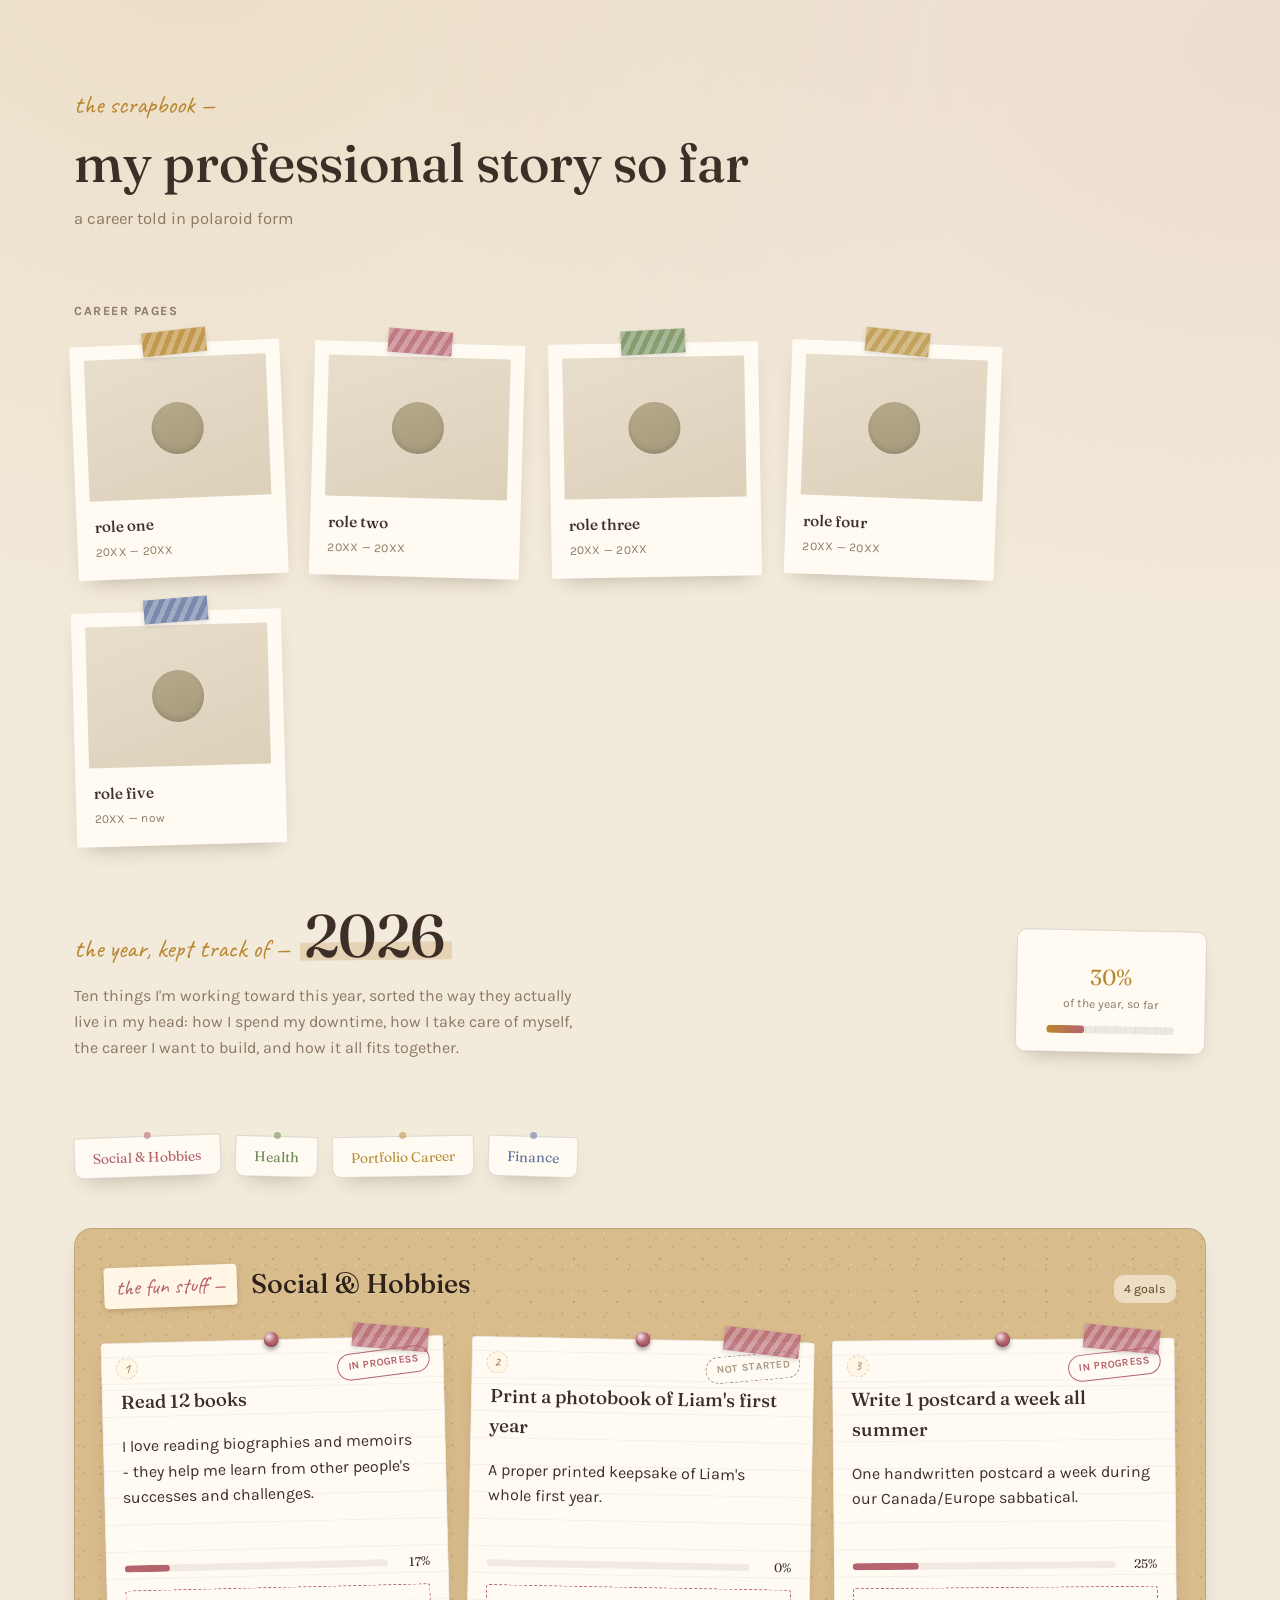
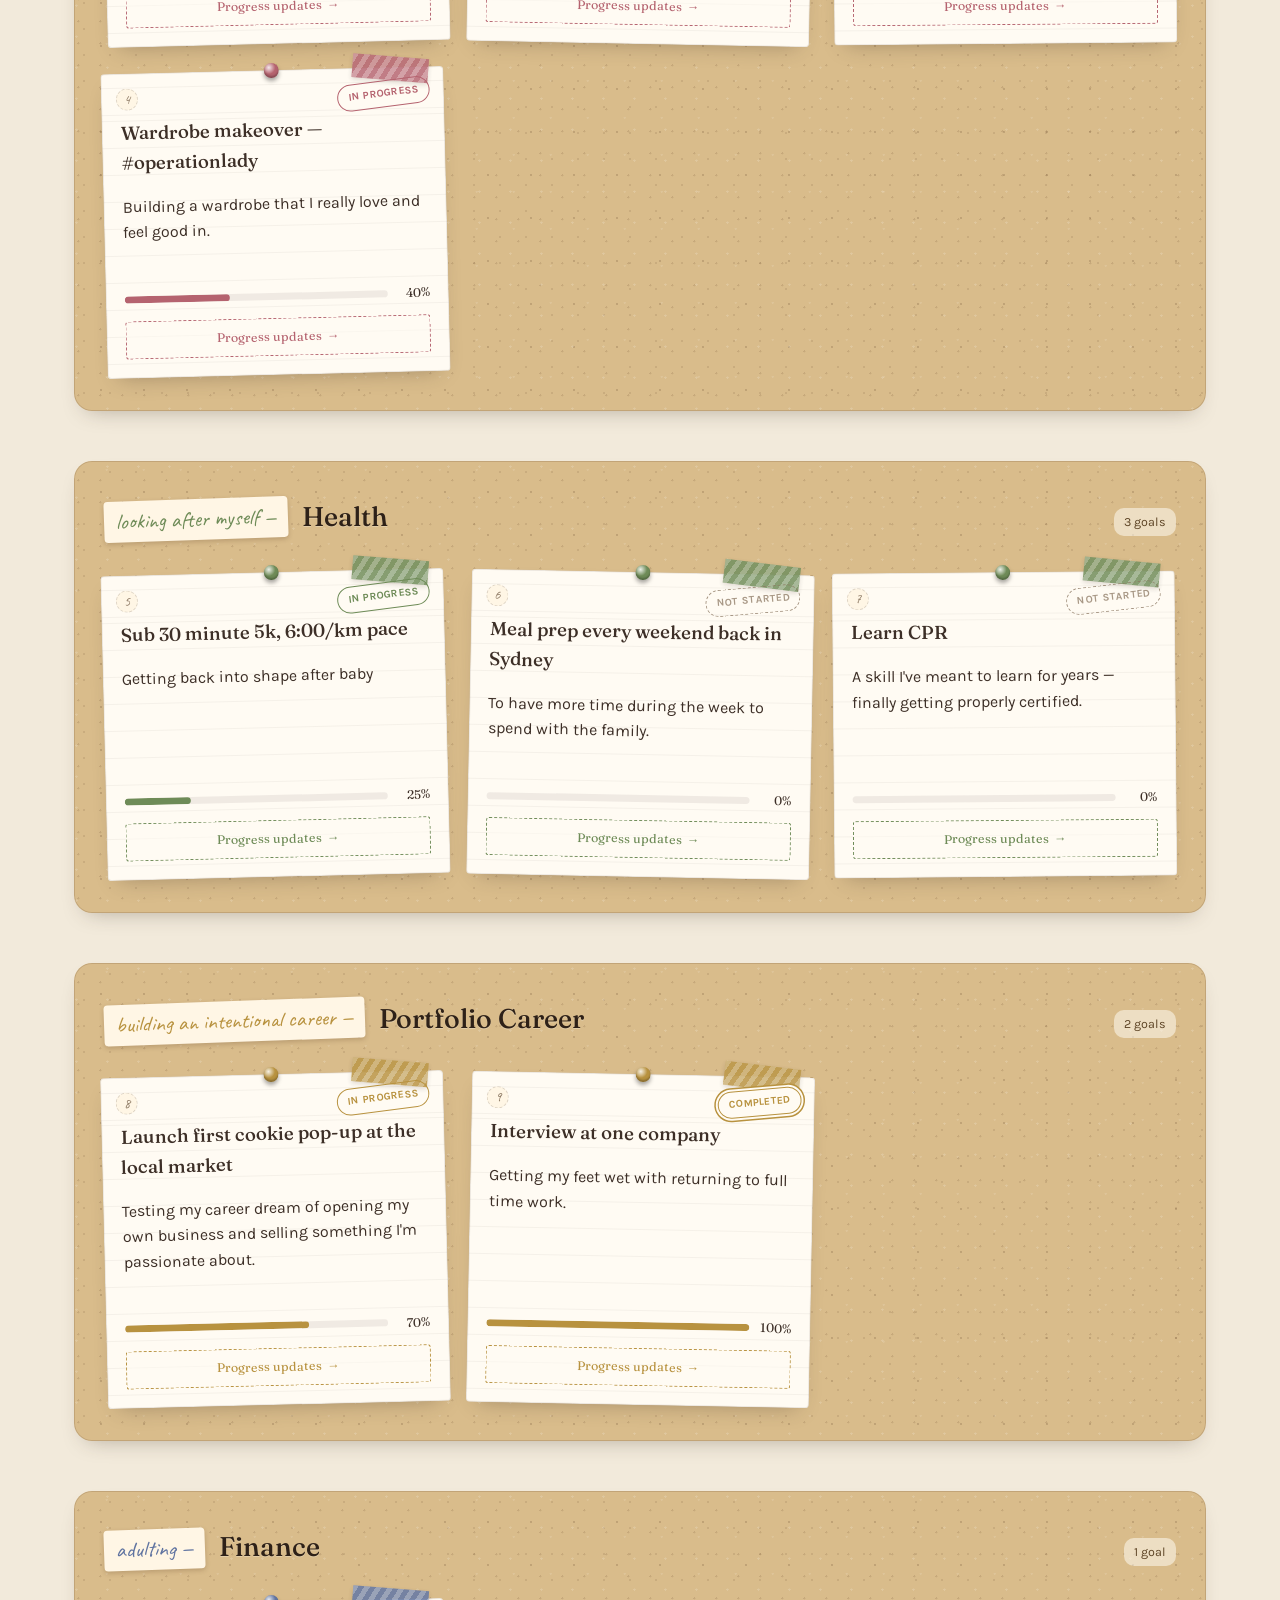
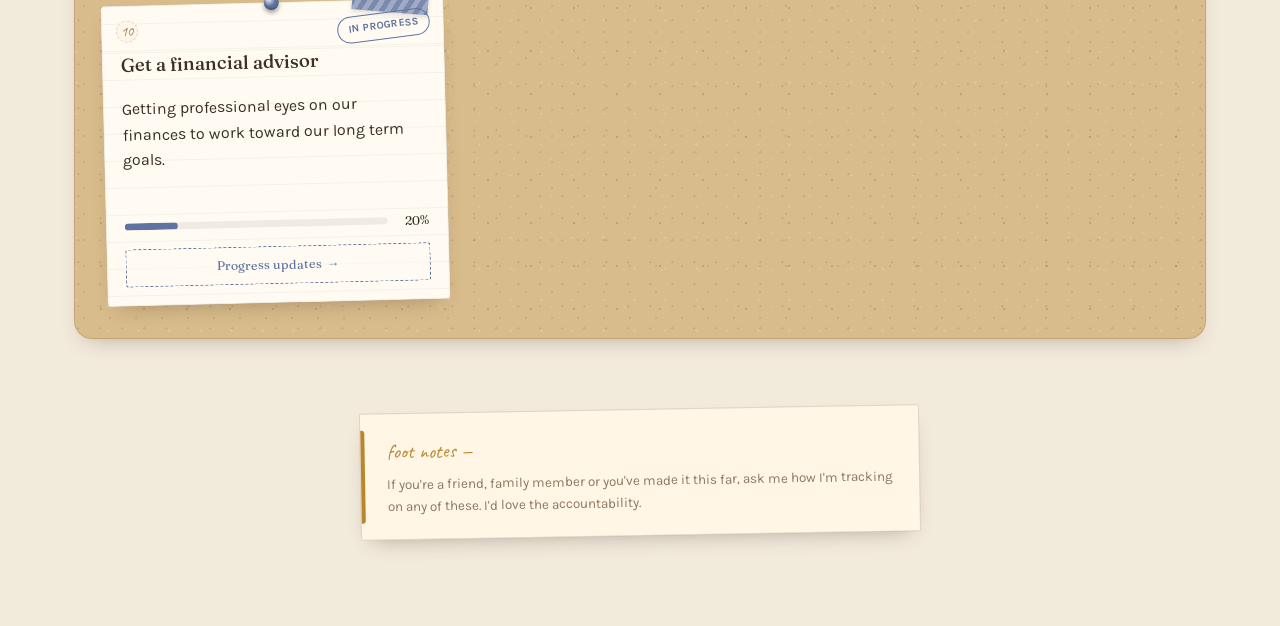
<file: index.html>
<!DOCTYPE html>
<html lang="en">
<head>
<meta charset="UTF-8">
<meta name="viewport" content="width=device-width, initial-scale=1.0">
<title>2026 — The Scrapbook</title>
<link rel="preconnect" href="https://fonts.googleapis.com">
<link rel="preconnect" href="https://fonts.gstatic.com" crossorigin>
<link href="https://fonts.googleapis.com/css2?family=Fraunces:opsz,wght@9..144,400..600&family=Karla:wght@400;500;700&family=Caveat:wght@600&display=swap" rel="stylesheet">
<link rel="stylesheet" href="styles.css">
</head>
<body>

<div class="wrap">

  <header class="page-hero">
    <span class="kicker">the scrapbook —</span>
    <h1>my professional story so far</h1>
    <p class="sub">a career told in polaroid form</p>
  </header>

  <section class="career">
    <span class="section-label">career pages</span>
    <div class="polaroid-grid" id="careerGrid"></div>
  </section>

  <section class="goals-hero">
    <div class="goals-hero-left">
      <div class="goals-heading">
        <span class="kicker">the year, kept track of —</span>
        <h2 class="year-inline">2026</h2>
      </div>
      <p class="sub">Ten things I'm working toward this year, sorted the way they actually live in my head: how I spend my downtime, how I take care of myself, the career I want to build, and how it all fits together.</p>
    </div>
    <div class="overall-card">
      <div class="overall-pct"><span id="overallPct">0</span><span>%</span></div>
      <div class="overall-card-label">of the year, so far</div>
      <div class="overall-track"><div class="overall-fill" id="overallFill"></div></div>
    </div>
  </section>

  <nav class="tabs">
    <a class="tab" href="#social" style="color:var(--rose)">Social &amp; Hobbies</a>
    <a class="tab" href="#health" style="color:var(--sage)">Health</a>
    <a class="tab" href="#career" style="color:var(--clay)">Portfolio Career</a>
    <a class="tab" href="#finance" style="color:var(--peri)">Finance</a>
  </nav>

  <main id="app"><p style="color:var(--ink-dim); padding:40px 0;">Loading…</p></main>

  <footer>
    <div class="note">
      <span class="signoff">foot notes —</span>
      If you're a friend, family member or you've made it this far, ask me how I'm tracking on any of these. I'd love the accountability.
    </div>
  </footer>

</div>

<script>
const CATEGORIES = [
  { id:"social",  label:"Social & Hobbies",  tag:"the fun stuff",        accent:"var(--rose)" },
  { id:"health",  label:"Health",             tag:"looking after myself", accent:"var(--sage)" },
  { id:"career",  label:"Portfolio Career",   tag:"building an intentional career",   accent:"var(--clay)" },
  { id:"finance", label:"Finance",            tag:"adulting", accent:"var(--peri)" },
];

// Placeholder roles — swap these for your own career history.
const CAREER_ROLES = [
  { title:"role one",   dates:"20XX — 20XX", accent:"var(--gold)" },
  { title:"role two",   dates:"20XX — 20XX", accent:"var(--rose)" },
  { title:"role three", dates:"20XX — 20XX", accent:"var(--sage)" },
  { title:"role four",  dates:"20XX — 20XX", accent:"var(--clay)" },
  { title:"role five",  dates:"20XX — now",  accent:"var(--peri)" },
];
const ROTATIONS = [-2.4, 1.6, -1, 2.2, -1.6];
const TAPE_ROTATIONS = [-4, 3, -2, 4, -3];

function renderCareer(){
  const grid = document.getElementById('careerGrid');
  grid.innerHTML = CAREER_ROLES.map((role, i) => `
    <div class="polaroid" style="--rot:${ROTATIONS[i % ROTATIONS.length]}deg">
      <span class="washi" style="--accent:${role.accent}; --tape-rot:${TAPE_ROTATIONS[i % TAPE_ROTATIONS.length]}deg"></span>
      <div class="photo"><span class="photo-dot"></span></div>
      <div class="polaroid-cap">
        <h3>${role.title}</h3>
        <p>${role.dates}</p>
      </div>
    </div>
  `).join("");
}
renderCareer();

function statusOf(goal){
  const cls = goal.status === "completed" ? "completed"
    : goal.status === "in progress" ? "in-progress"
    : "not-started";
  return { label: goal.status, cls };
}

function cardHTML(goal, accent, num){
  const status = statusOf(goal);
  return `
    <div class="card" style="--accent:${accent}">
      <span class="pin" style="--accent:${accent}"></span>
      <span class="washi" style="--accent:${accent}"></span>
      <span class="goal-num">${num}</span>
      <span class="status-badge ${status.cls}">${status.label}</span>
      <div class="card-top">
        <h3>${goal.title}</h3>
        <p class="blurb">${goal.blurb}</p>
      </div>
      <div class="progress-row">
        <div class="progress-track"><div class="progress-fill" style="width:${goal.percent}%"></div></div>
        <div class="progress-pct">${goal.percent}%</div>
      </div>
      <a class="updates-btn" href="updates.html?goal=${encodeURIComponent(goal.id)}">
        Progress updates <span class="arrow">→</span>
      </a>
    </div>
  `;
}

function updateOverall(goals){
  const total = goals.reduce((sum, g) => sum + g.percent, 0);
  const pct = Math.round(total / goals.length);
  document.getElementById("overallFill").style.width = pct + "%";
  document.getElementById("overallPct").textContent = pct;
}

function render(goals){
  const app = document.getElementById("app");
  app.innerHTML = CATEGORIES.map(cat => {
    const catGoals = goals.filter(g => g.cat === cat.id);
    if(!catGoals.length) return "";
    return `
      <section class="category" id="${cat.id}">
        <div class="corkboard">
          <div class="cat-head">
            <span class="cat-tag" style="color:${cat.accent}">${cat.tag} —</span>
            <h2>${cat.label}</h2>
            <span class="cat-count">${catGoals.length} goal${catGoals.length !== 1 ? 's' : ''}</span>
          </div>
          <div class="grid">
            ${catGoals.map(g => cardHTML(g, cat.accent, goals.indexOf(g) + 1)).join("")}
          </div>
        </div>
      </section>
    `;
  }).join("");
  updateOverall(goals);
}

fetch('goals.json')
  .then(res => res.json())
  .then(render)
  .catch(err => {
    document.getElementById('app').innerHTML =
      '<p style="color:var(--ink-dim); padding:40px 0;">Couldn\'t load goals.json — if you\'re previewing this file locally, that\'s expected. It will load once the site is live on GitHub Pages.</p>';
    console.error(err);
  });
</script>

</body>
</html>
</file>
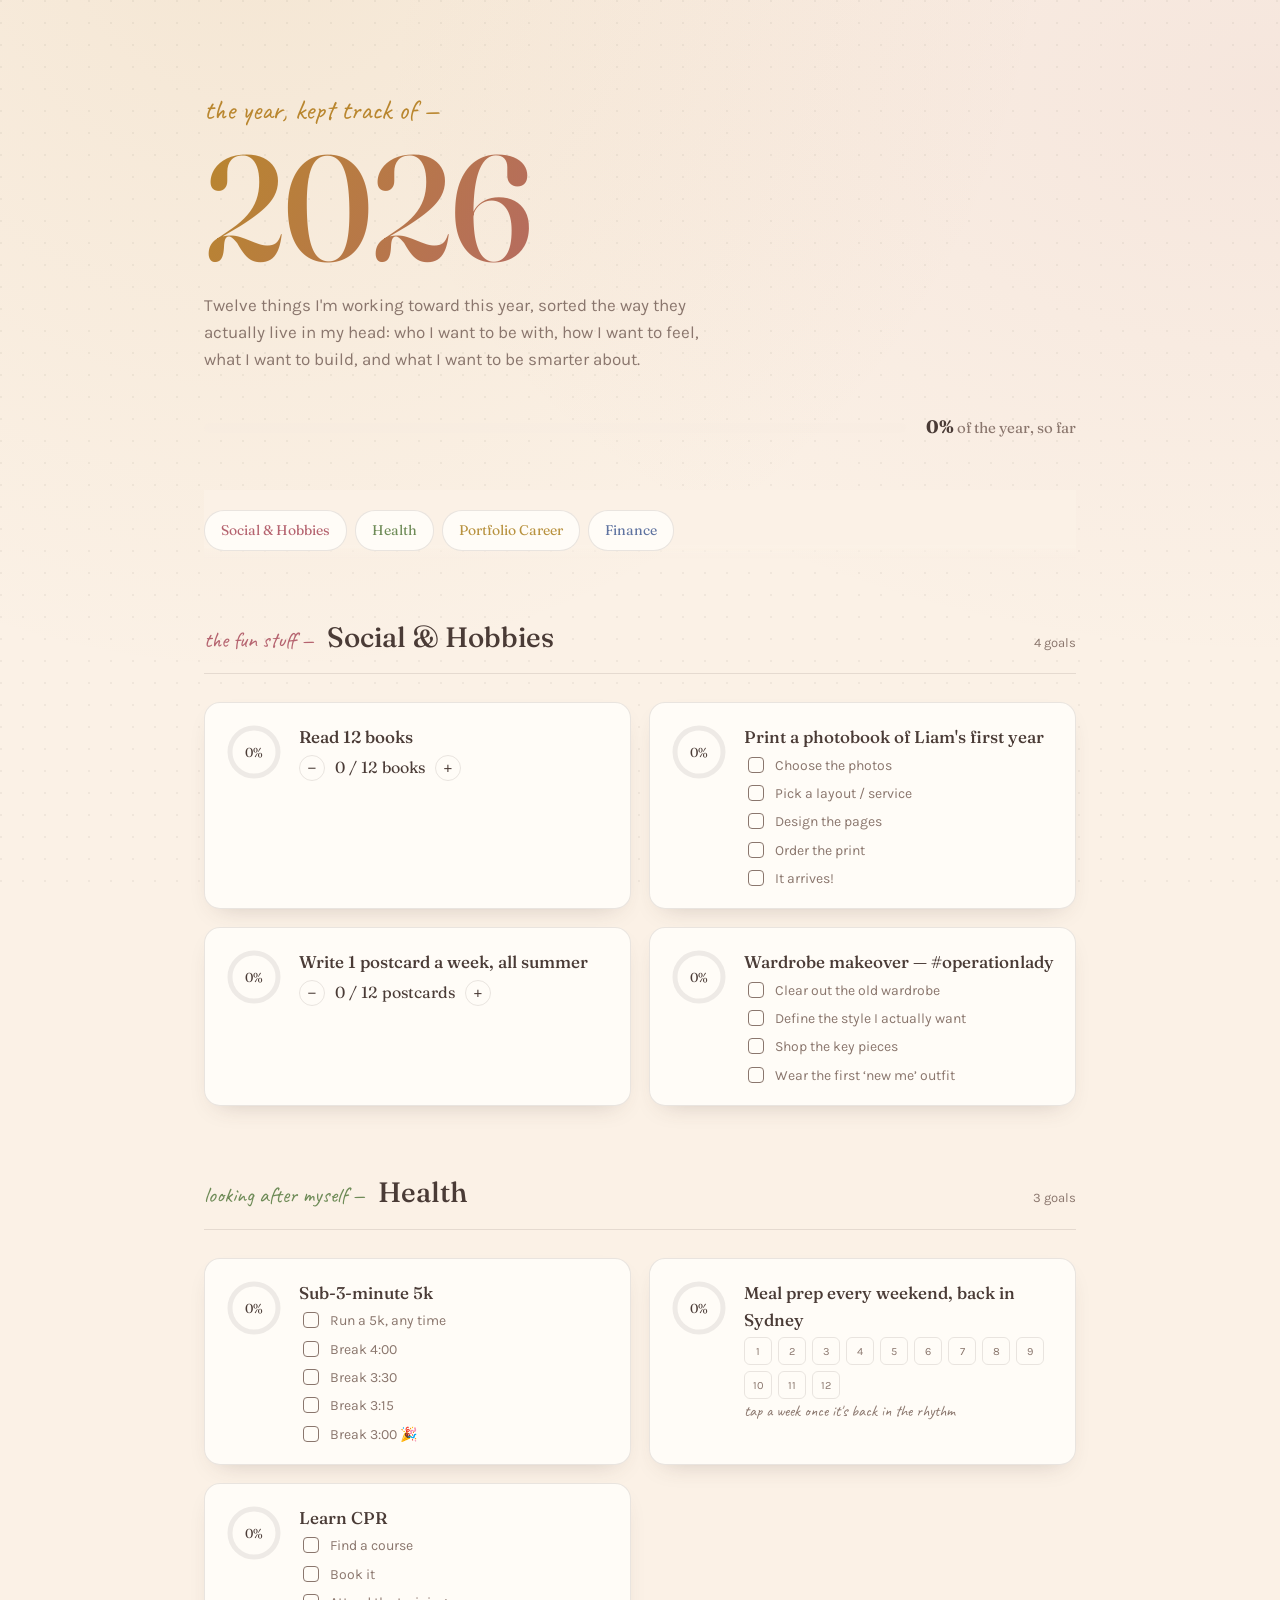
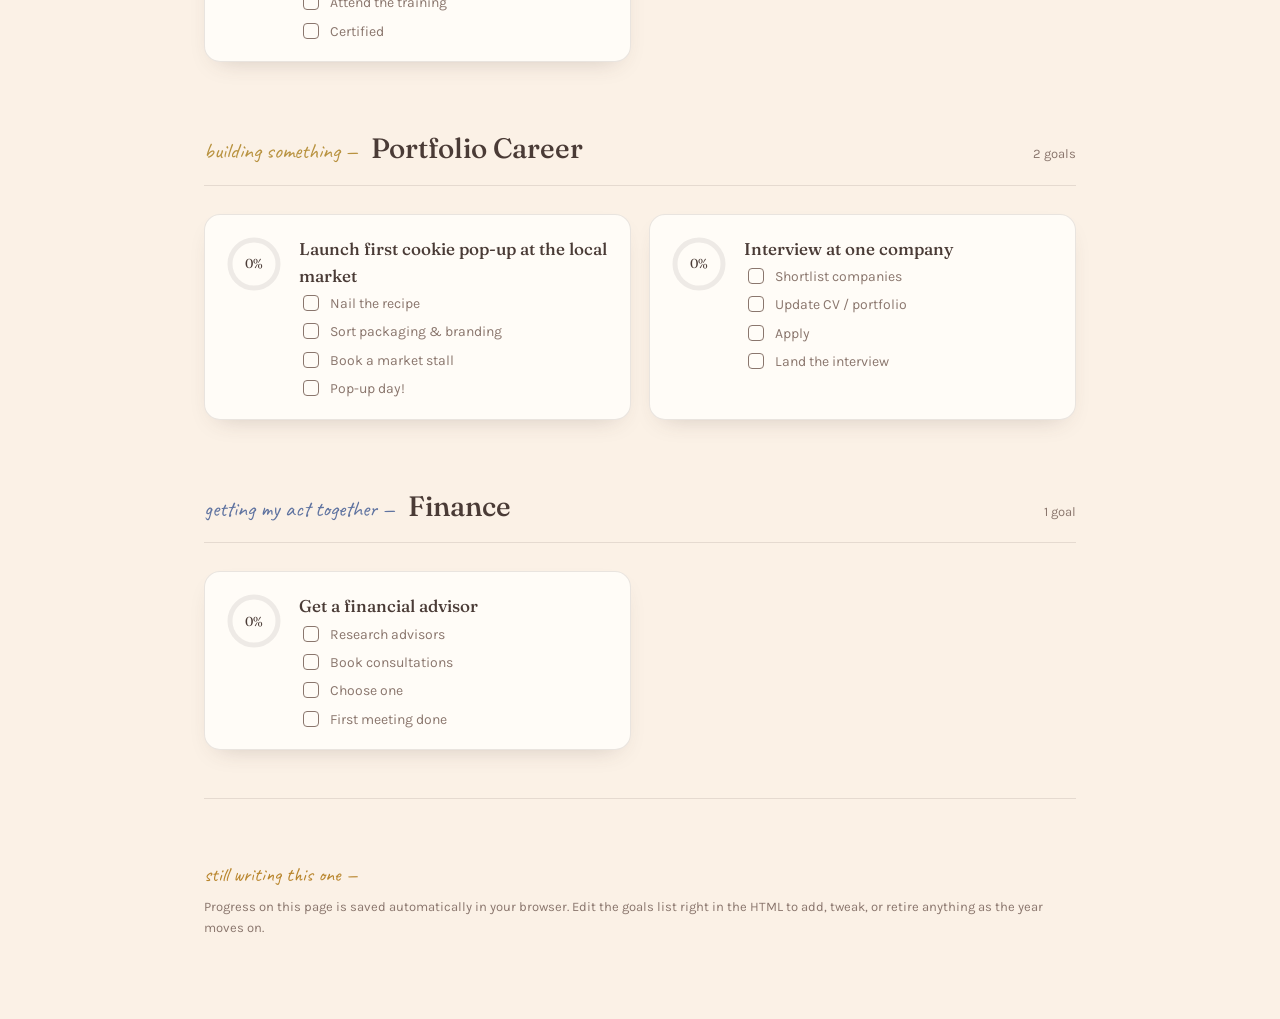
<file: 2026.html>
<!DOCTYPE html>
<html lang="en">
<head>
<meta charset="UTF-8">
<meta name="viewport" content="width=device-width, initial-scale=1.0">
<title>2026 — Field Notes</title>
<link rel="preconnect" href="https://fonts.googleapis.com">
<link rel="preconnect" href="https://fonts.gstatic.com" crossorigin>
<link href="https://fonts.googleapis.com/css2?family=Fraunces:opsz,wght@9..144,400..600&family=Karla:wght@400;500;700&family=Caveat:wght@600&display=swap" rel="stylesheet">
<style>
  :root{
    --bg: #FBF1E6;
    --bg-card: #FFFCF7;
    --bg-card-hi: #FFF6EA;
    --cream: #4A3B36;
    --cream-dim: #8A766D;
    --gold: #B9862E;
    --rose: #B5636F;
    --sage: #6E8B57;
    --clay: #B8923F;
    --peri: #5F73A0;
    --line: rgba(74,59,54,0.12);
    --check-mark: #FFFCF7;
    --shadow: 0 10px 26px -14px rgba(74,59,54,0.28);
  }

  *{box-sizing:border-box;}
  html{scroll-behavior:smooth;}

  body{
    margin:0;
    background:var(--bg);
    color:var(--cream);
    font-family:'Karla', sans-serif;
    line-height:1.6;
    -webkit-font-smoothing:antialiased;
  }

  /* subtle paper grain */
  body::before{
    content:"";
    position:fixed;
    inset:0;
    pointer-events:none;
    opacity:0.06;
    background-image:radial-gradient(circle at 1px 1px, #4A3B36 1px, transparent 0);
    background-size:22px 22px;
    z-index:0;
  }

  body{
    background-image:radial-gradient(ellipse at 20% -10%, rgba(185,134,46,0.10), transparent 55%),
                      radial-gradient(ellipse at 100% 10%, rgba(181,99,111,0.08), transparent 50%);
    background-attachment:fixed;
  }

  h1,h2,h3{font-family:'Fraunces', serif; font-weight:500; margin:0;}

  .wrap{max-width:920px; margin:0 auto; padding:0 24px; position:relative; z-index:1;}

  a{color:var(--gold);}

  /* ---------- HERO ---------- */
  .hero{padding:88px 0 48px;}
  .hero .year{
    font-size:clamp(64px, 14vw, 150px);
    line-height:0.9;
    letter-spacing:-2px;
    background:linear-gradient(115deg, var(--gold) 0%, var(--rose) 55%, var(--clay) 100%);
    -webkit-background-clip:text;
    background-clip:text;
    color:transparent;
  }
  .hero .kicker{
    font-family:'Caveat', cursive;
    font-size:28px;
    color:var(--gold);
    margin-bottom:6px;
    display:block;
  }
  .hero p.sub{
    max-width:520px;
    color:var(--cream-dim);
    font-size:17px;
    margin-top:18px;
  }

  /* overall progress */
  .overall{
    margin-top:40px;
    display:flex;
    align-items:center;
    gap:20px;
    flex-wrap:wrap;
  }
  .overall-track{
    flex:1;
    min-width:180px;
    height:10px;
    background:rgba(242,232,220,0.1);
    border-radius:6px;
    overflow:hidden;
  }
  .overall-fill{
    height:100%;
    background:linear-gradient(90deg, var(--gold), var(--rose));
    border-radius:6px;
    width:0%;
    transition:width 0.6s ease;
  }
  .overall-label{
    font-family:'Fraunces', serif;
    font-size:15px;
    color:var(--cream-dim);
    white-space:nowrap;
  }
  .overall-label strong{color:var(--cream); font-size:18px;}

  /* ---------- NAV TABS ---------- */
  .tabs{
    display:flex;
    gap:8px;
    flex-wrap:wrap;
    padding:20px 0 8px;
    position:sticky;
    top:0;
    background:linear-gradient(var(--bg) 80%, transparent);
    z-index:5;
  }
  .tab{
    font-family:'Fraunces', serif;
    font-size:14px;
    padding:8px 16px;
    border-radius:20px;
    border:1px solid var(--line);
    background:var(--bg-card);
    color:var(--cream-dim);
    text-decoration:none;
    transition:all .2s ease;
  }
  .tab:hover, .tab:focus-visible{
    border-color:currentColor;
    background:var(--bg-card-hi);
    box-shadow:var(--shadow);
    outline:none;
  }

  /* ---------- SECTIONS ---------- */
  section.category{padding:56px 0 8px;}
  .cat-head{
    display:flex;
    align-items:baseline;
    gap:14px;
    border-bottom:1px solid var(--line);
    padding-bottom:14px;
    margin-bottom:28px;
  }
  .cat-tag{
    font-family:'Caveat', cursive;
    font-size:22px;
  }
  .cat-head h2{font-size:28px;}
  .cat-count{
    margin-left:auto;
    font-size:13px;
    color:var(--cream-dim);
    font-family:'Karla', sans-serif;
  }

  .grid{
    display:grid;
    grid-template-columns:repeat(2, 1fr);
    gap:18px;
  }
  @media (max-width:680px){
    .grid{grid-template-columns:1fr;}
  }

  /* ---------- GOAL CARD ---------- */
  .card{
    background:var(--bg-card);
    border:1px solid var(--line);
    border-radius:16px;
    padding:20px 20px 18px;
    display:flex;
    gap:16px;
    box-shadow:var(--shadow);
    transition:background .25s ease, transform .25s ease, box-shadow .25s ease;
  }
  .card:hover{
    background:var(--bg-card-hi);
    transform:translateY(-2px);
    box-shadow:0 16px 30px -14px rgba(74,59,54,0.32);
  }

  .ring-wrap{flex-shrink:0; position:relative; width:58px; height:58px;}
  .ring-wrap svg{transform:rotate(-90deg);}
  .ring-bg{fill:none; stroke:rgba(74,59,54,0.09); stroke-width:5;}
  .ring-fill{fill:none; stroke-width:5; stroke-linecap:round; transition:stroke-dashoffset .5s ease;}
  .ring-pct{
    position:absolute; inset:0;
    display:flex; align-items:center; justify-content:center;
    font-size:13px; font-family:'Fraunces', serif; color:var(--cream);
  }

  .card-body{flex:1; min-width:0;}
  .card-body h3{font-size:17px; margin-bottom:4px; color:var(--cream);}
  .card-body .note{font-size:13px; color:var(--cream-dim); margin-bottom:12px; font-family:'Caveat', cursive; font-size:16px;}

  /* checklist */
  .steps{list-style:none; margin:0; padding:0; display:flex; flex-direction:column; gap:6px;}
  .steps li{display:flex; align-items:flex-start; gap:8px; font-size:14px;}
  .steps input[type="checkbox"]{
    appearance:none;
    width:16px; height:16px;
    margin-top:2px;
    border:1.5px solid var(--cream-dim);
    border-radius:4px;
    cursor:pointer;
    flex-shrink:0;
    position:relative;
  }
  .steps input[type="checkbox"]:checked{
    background:var(--accent, var(--gold));
    border-color:var(--accent, var(--gold));
  }
  .steps input[type="checkbox"]:checked::after{
    content:"✓";
    position:absolute; inset:0;
    display:flex; align-items:center; justify-content:center;
    font-size:11px; color:var(--check-mark); font-weight:700;
  }
  .steps input[type="checkbox"]:focus-visible{outline:2px solid var(--cream); outline-offset:2px;}
  .steps label{color:var(--cream-dim); cursor:pointer;}
  .steps li.done label{color:var(--cream); text-decoration:line-through; text-decoration-color:var(--cream-dim);}

  /* counter widget */
  .counter{display:flex; align-items:center; gap:10px; margin-top:2px;}
  .counter button{
    width:26px; height:26px;
    border-radius:50%;
    border:1px solid var(--line);
    background:transparent;
    color:var(--cream);
    font-size:15px;
    cursor:pointer;
    line-height:1;
  }
  .counter button:hover, .counter button:focus-visible{border-color:var(--accent, var(--gold)); outline:none;}
  .counter .count-display{font-family:'Fraunces', serif; font-size:16px; min-width:64px; text-align:center;}

  /* streak widget */
  .streak{display:flex; gap:6px; flex-wrap:wrap; margin-top:2px;}
  .streak button{
    width:28px; height:28px;
    border-radius:6px;
    border:1px solid var(--line);
    background:transparent;
    color:var(--cream-dim);
    font-size:11px;
    cursor:pointer;
    font-family:'Karla', sans-serif;
  }
  .streak button.on{background:var(--accent, var(--gold)); color:var(--bg); border-color:var(--accent, var(--gold));}
  .streak button:focus-visible{outline:2px solid var(--cream); outline-offset:2px;}

  footer{
    padding:60px 0 80px;
    color:var(--cream-dim);
    font-size:13px;
    border-top:1px solid var(--line);
    margin-top:40px;
  }
  footer .signoff{font-family:'Caveat', cursive; font-size:20px; color:var(--gold); display:block; margin-bottom:6px;}

  @media (prefers-reduced-motion: reduce){
    *{transition:none !important; scroll-behavior:auto !important;}
  }
</style>
</head>
<body>

<div class="wrap">

  <header class="hero">
    <span class="kicker">the year, kept track of —</span>
    <h1 class="year">2026</h1>
    <p class="sub">Twelve things I'm working toward this year, sorted the way they actually live in my head: who I want to be with, how I want to feel, what I want to build, and what I want to be smarter about.</p>

    <div class="overall">
      <div class="overall-track"><div class="overall-fill" id="overallFill"></div></div>
      <div class="overall-label"><strong id="overallPct">0%</strong> of the year, so far</div>
    </div>
  </header>

  <nav class="tabs">
    <a class="tab" href="#social" style="color:var(--rose)">Social &amp; Hobbies</a>
    <a class="tab" href="#health" style="color:var(--sage)">Health</a>
    <a class="tab" href="#career" style="color:var(--clay)">Portfolio Career</a>
    <a class="tab" href="#finance" style="color:var(--peri)">Finance</a>
  </nav>

  <main id="app"></main>

  <footer>
    <span class="signoff">still writing this one —</span>
    Progress on this page is saved automatically in your browser. Edit the goals list right in the HTML to add, tweak, or retire anything as the year moves on.
  </footer>

</div>

<script>
/* ---------------------------------------------------
   GOAL DATA
   type: "checklist" | "counter" | "streak"
   accent: css color used for that card's fill/checks
--------------------------------------------------- */
const CATEGORIES = [
  { id:"social",  label:"Social & Hobbies",  tag:"the fun stuff",        accent:"var(--rose)" },
  { id:"health",  label:"Health",             tag:"looking after myself", accent:"var(--sage)" },
  { id:"career",  label:"Portfolio Career",   tag:"building something",   accent:"var(--clay)" },
  { id:"finance", label:"Finance",            tag:"getting my act together", accent:"var(--peri)" },
];

const GOALS = [
  {
    id:"read-12-books", cat:"social", title:"Read 12 books",
    type:"counter", target:12, unit:"books"
  },
  {
    id:"liam-photobook", cat:"social", title:"Print a photobook of Liam's first year",
    type:"checklist",
    steps:["Choose the photos","Pick a layout / service","Design the pages","Order the print","It arrives!"]
  },
  {
    id:"postcards", cat:"social", title:"Write 1 postcard a week, all summer",
    type:"counter", target:12, unit:"postcards"
  },
  {
    id:"operationlady", cat:"social", title:"Wardrobe makeover — #operationlady",
    type:"checklist",
    steps:["Clear out the old wardrobe","Define the style I actually want","Shop the key pieces","Wear the first \u2018new me\u2019 outfit"]
  },
  {
    id:"5k", cat:"health", title:"Sub-3-minute 5k",
    type:"checklist",
    steps:["Run a 5k, any time","Break 4:00","Break 3:30","Break 3:15","Break 3:00 🎉"]
  },
  {
    id:"meal-prep", cat:"health", title:"Meal prep every weekend, back in Sydney",
    type:"streak", weeks:12, note:"tap a week once it's back in the rhythm"
  },
  {
    id:"cpr", cat:"health", title:"Learn CPR",
    type:"checklist",
    steps:["Find a course","Book it","Attend the training","Certified"]
  },
  {
    id:"cookie-stall", cat:"career", title:"Launch first cookie pop-up at the local market",
    type:"checklist",
    steps:["Nail the recipe","Sort packaging & branding","Book a market stall","Pop-up day!"]
  },
  {
    id:"interview", cat:"career", title:"Interview at one company",
    type:"checklist",
    steps:["Shortlist companies","Update CV / portfolio","Apply","Land the interview"]
  },
  {
    id:"financial-advisor", cat:"finance", title:"Get a financial advisor",
    type:"checklist",
    steps:["Research advisors","Book consultations","Choose one","First meeting done"]
  },
];

/* ---------------------------------------------------
   STATE  (persisted to localStorage)
--------------------------------------------------- */
const STORE_KEY = "goals-2026-state";
let state = {};
try{
  state = JSON.parse(localStorage.getItem(STORE_KEY)) || {};
}catch(e){ state = {}; }

function saveState(){
  try{ localStorage.setItem(STORE_KEY, JSON.stringify(state)); }catch(e){}
}

function getGoalState(goal){
  if(!state[goal.id]){
    if(goal.type === "checklist") state[goal.id] = { done: goal.steps.map(()=>false) };
    if(goal.type === "counter") state[goal.id] = { count: 0 };
    if(goal.type === "streak") state[goal.id] = { on: Array(goal.weeks).fill(false) };
  }
  return state[goal.id];
}

function progressOf(goal){
  const s = getGoalState(goal);
  if(goal.type === "checklist"){
    const doneCt = s.done.filter(Boolean).length;
    return doneCt / goal.steps.length;
  }
  if(goal.type === "counter"){
    return Math.min(1, s.count / goal.target);
  }
  if(goal.type === "streak"){
    const onCt = s.on.filter(Boolean).length;
    return onCt / goal.weeks;
  }
  return 0;
}

/* ---------------------------------------------------
   RENDER
--------------------------------------------------- */
const RADIUS = 24;
const CIRC = 2 * Math.PI * RADIUS;

function ringSVG(pct, accent){
  const offset = CIRC * (1 - pct);
  return `
    <div class="ring-wrap">
      <svg width="58" height="58" viewBox="0 0 58 58">
        <circle class="ring-bg" cx="29" cy="29" r="${RADIUS}"></circle>
        <circle class="ring-fill" cx="29" cy="29" r="${RADIUS}"
          stroke="${accent}"
          stroke-dasharray="${CIRC}"
          stroke-dashoffset="${offset}"></circle>
      </svg>
      <div class="ring-pct">${Math.round(pct*100)}%</div>
    </div>
  `;
}

function widgetHTML(goal){
  const s = getGoalState(goal);
  if(goal.type === "checklist"){
    return `<ul class="steps">` + goal.steps.map((step, i) => `
      <li class="${s.done[i] ? 'done' : ''}">
        <input type="checkbox" id="${goal.id}-${i}" data-goal="${goal.id}" data-idx="${i}" ${s.done[i] ? 'checked' : ''}>
        <label for="${goal.id}-${i}">${step}</label>
      </li>
    `).join("") + `</ul>`;
  }
  if(goal.type === "counter"){
    return `
      <div class="counter">
        <button data-goal="${goal.id}" data-dir="-1" aria-label="decrease">−</button>
        <span class="count-display">${s.count} / ${goal.target} ${goal.unit}</span>
        <button data-goal="${goal.id}" data-dir="1" aria-label="increase">+</button>
      </div>
    `;
  }
  if(goal.type === "streak"){
    return `
      <div class="streak">
        ${s.on.map((on, i) => `<button data-goal="${goal.id}" data-idx="${i}" class="${on ? 'on' : ''}" aria-label="week ${i+1}">${i+1}</button>`).join("")}
      </div>
      ${goal.note ? `<div class="note">${goal.note}</div>` : ""}
    `;
  }
  return "";
}

function cardHTML(goal, accent){
  const pct = progressOf(goal);
  return `
    <div class="card" style="--accent:${accent}">
      ${ringSVG(pct, accent)}
      <div class="card-body">
        <h3>${goal.title}</h3>
        ${widgetHTML(goal)}
      </div>
    </div>
  `;
}

function render(){
  const app = document.getElementById("app");
  app.innerHTML = CATEGORIES.map(cat => {
    const goals = GOALS.filter(g => g.cat === cat.id);
    return `
      <section class="category" id="${cat.id}">
        <div class="cat-head">
          <span class="cat-tag" style="color:${cat.accent}">${cat.tag} —</span>
          <h2>${cat.label}</h2>
          <span class="cat-count">${goals.length} goal${goals.length !== 1 ? 's' : ''}</span>
        </div>
        <div class="grid">
          ${goals.map(g => cardHTML(g, cat.accent)).join("")}
        </div>
      </section>
    `;
  }).join("");

  attachHandlers();
  updateOverall();
}

function updateOverall(){
  const total = GOALS.reduce((sum, g) => sum + progressOf(g), 0);
  const pct = Math.round((total / GOALS.length) * 100);
  document.getElementById("overallFill").style.width = pct + "%";
  document.getElementById("overallPct").textContent = pct + "%";
}

function attachHandlers(){
  document.querySelectorAll('.steps input[type="checkbox"]').forEach(cb => {
    cb.addEventListener("change", () => {
      const goal = GOALS.find(g => g.id === cb.dataset.goal);
      const s = getGoalState(goal);
      s.done[cb.dataset.idx] = cb.checked;
      saveState();
      render();
    });
  });

  document.querySelectorAll('.counter button').forEach(btn => {
    btn.addEventListener("click", () => {
      const goal = GOALS.find(g => g.id === btn.dataset.goal);
      const s = getGoalState(goal);
      const dir = parseInt(btn.dataset.dir, 10);
      s.count = Math.max(0, Math.min(goal.target, s.count + dir));
      saveState();
      render();
    });
  });

  document.querySelectorAll('.streak button').forEach(btn => {
    btn.addEventListener("click", () => {
      const goal = GOALS.find(g => g.id === btn.dataset.goal);
      const s = getGoalState(goal);
      const i = parseInt(btn.dataset.idx, 10);
      s.on[i] = !s.on[i];
      saveState();
      render();
    });
  });
}

render();
</script>

</body>
</html>
</file>
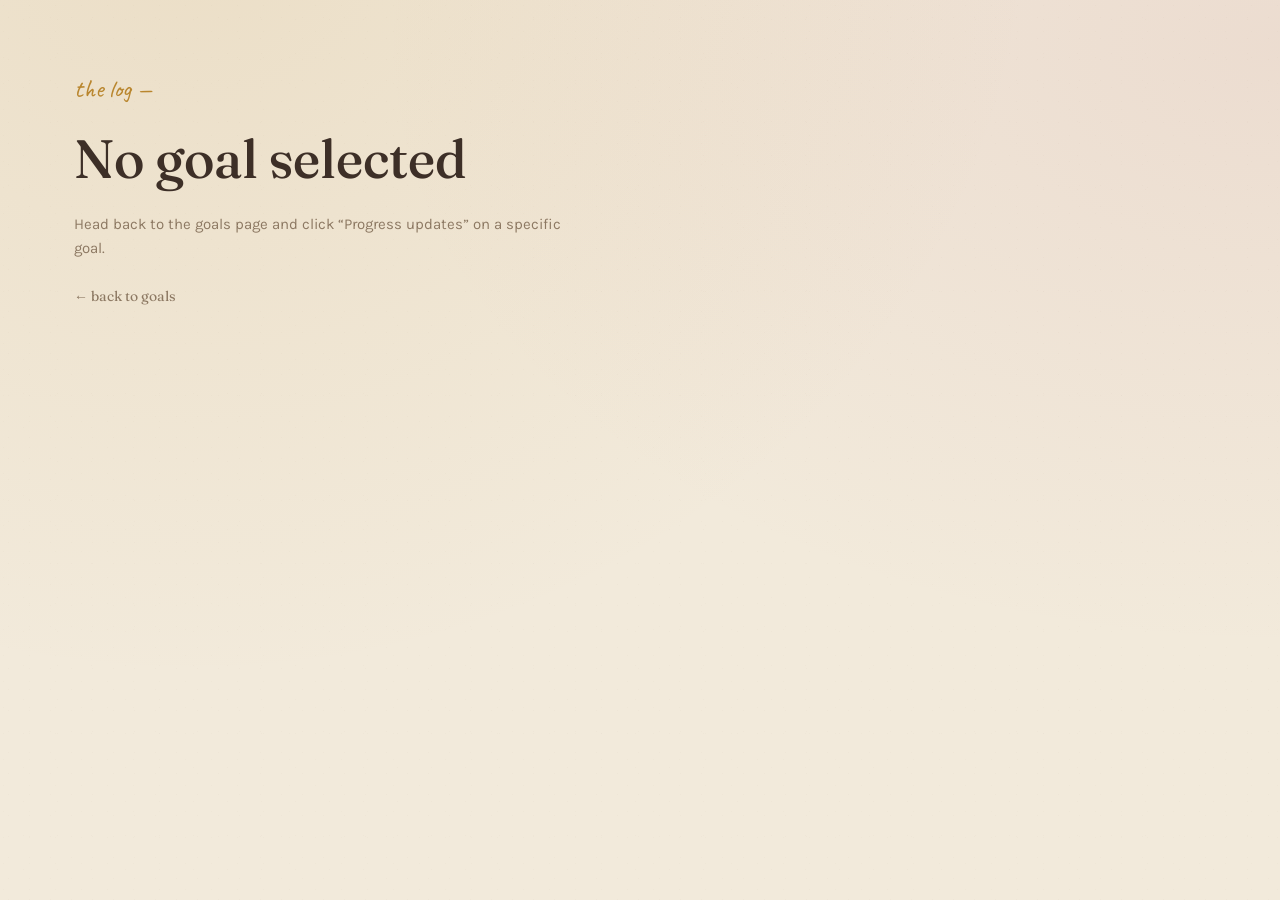
<file: updates.html>
<!DOCTYPE html>
<html lang="en">
<head>
<meta charset="UTF-8">
<meta name="viewport" content="width=device-width, initial-scale=1.0">
<title>Progress Updates — 2026 Scrapbook</title>
<link rel="preconnect" href="https://fonts.googleapis.com">
<link rel="preconnect" href="https://fonts.gstatic.com" crossorigin>
<link href="https://fonts.googleapis.com/css2?family=Fraunces:opsz,wght@9..144,400..600&family=Karla:wght@400;500;700&family=Caveat:wght@600&display=swap" rel="stylesheet">
<link rel="stylesheet" href="styles.css">
</head>
<body>

<div class="wrap">

  <header class="updates-hero">
    <span class="kicker" id="kicker">the log —</span>
    <h1 id="pageTitle">Progress updates</h1>
    <p id="pageSub">Loading…</p>
    <a class="back-link" href="index.html">← back to goals</a>
  </header>

  <main id="log" class="log"><p class="log-empty">Loading…</p></main>

</div>

<script>
const CATEGORIES = [
  { id:"social",  accent:"var(--rose)" },
  { id:"health",  accent:"var(--sage)" },
  { id:"career",  accent:"var(--clay)" },
  { id:"finance", accent:"var(--peri)" },
];

function accentForCat(catId){
  const cat = CATEGORIES.find(c => c.id === catId);
  return cat ? cat.accent : "var(--gold)";
}

function formatDate(iso){
  const d = new Date(iso + "T00:00:00");
  if(isNaN(d)) return iso;
  return d.toLocaleDateString('en-US', { month:'short', day:'numeric', year:'numeric' });
}

function renderLog(entries, accent){
  const logEl = document.getElementById('log');

  if(!entries.length){
    logEl.innerHTML = `<p class="log-empty">No updates posted for this goal yet.</p>`;
    return;
  }

  const sorted = entries.slice().sort((a, b) => b.date.localeCompare(a.date));

  logEl.innerHTML = sorted.map(u => `
    <div class="log-entry" style="--accent:${accent}">
      <div class="log-date">${formatDate(u.date)}</div>
      <div class="log-body">
        <span class="log-text">${u.text}</span>
      </div>
    </div>
  `).join("");
}

const params = new URLSearchParams(window.location.search);
const goalId = params.get('goal');

Promise.all([
  fetch('goals.json').then(r => r.json()),
  fetch('updates.json').then(r => r.json())
]).then(([goals, updates]) => {
  if(!goalId){
    document.getElementById('pageTitle').textContent = "No goal selected";
    document.getElementById('pageSub').textContent = "Head back to the goals page and click \u201cProgress updates\u201d on a specific goal.";
    document.getElementById('log').innerHTML = "";
    return;
  }

  const goal = goals.find(g => g.id === goalId);
  const accent = goal ? accentForCat(goal.cat) : "var(--gold)";

  document.getElementById('pageTitle').textContent = goal ? goal.title : "Unknown goal";
  document.getElementById('pageTitle').style.color = accent;
  document.getElementById('pageSub').textContent = "Every update on this goal, newest first.";

  const entries = updates.filter(u => u.goal === goalId);
  renderLog(entries, accent);
}).catch(err => {
  document.getElementById('log').innerHTML =
    '<p class="log-empty">Couldn\'t load the data files — if you\'re previewing this locally, that\'s expected. It will work once the site is live on GitHub Pages.</p>';
  console.error(err);
});
</script>

</body>
</html>
</file>
<file: styles.css>
:root{
  --bg: #F2EADB;
  --paper: #FFFBF3;
  --paper-warm: #FFF6E5;
  --cork: #D9BC8B;
  --cork-2: #CBA96F;
  --ink: #3D2F27;
  --ink-dim: #8C7862;
  --gold: #B9862E;
  --rose: #B5636F;
  --sage: #6E8B57;
  --clay: #B8923F;
  --peri: #5F73A0;
  --line: rgba(61,47,37,0.16);
  --check-mark: #FFFBF3;
  --shadow: 0 10px 22px -12px rgba(61,47,37,0.38);
  --shadow-lift: 0 20px 32px -16px rgba(61,47,37,0.45);
}

*{box-sizing:border-box;}
html{scroll-behavior:smooth;}

body{
  margin:0;
  background:var(--bg);
  color:var(--ink);
  font-family:'Karla', sans-serif;
  line-height:1.6;
  -webkit-font-smoothing:antialiased;
}

/* paper grain */
body::before{
  content:"";
  position:fixed;
  inset:0;
  pointer-events:none;
  opacity:0.5;
  background-image:
    radial-gradient(circle at 12% 22%, rgba(61,47,37,0.035) 0.6px, transparent 0.6px),
    radial-gradient(circle at 68% 58%, rgba(61,47,37,0.03) 0.6px, transparent 0.6px),
    radial-gradient(circle at 40% 85%, rgba(61,47,37,0.03) 0.6px, transparent 0.6px);
  background-size:26px 26px, 34px 34px, 21px 21px;
  z-index:0;
}

body{
  background-image:
    radial-gradient(ellipse at 15% -10%, rgba(185,134,46,0.12), transparent 55%),
    radial-gradient(ellipse at 100% 5%, rgba(181,99,111,0.10), transparent 50%);
  background-attachment:fixed;
}

h1,h2,h3{font-family:'Fraunces', serif; font-weight:500; margin:0;}

.wrap{max-width:1180px; margin:0 auto; padding:0 24px; position:relative; z-index:1;}

a{color:var(--gold);}

/* ---------- shared: tape + pin ---------- */
.washi{
  position:absolute;
  height:24px;
  width:76px;
  opacity:0.88;
  box-shadow:0 2px 5px rgba(61,47,37,0.18);
  background-image:repeating-linear-gradient(118deg, rgba(255,255,255,0.32) 0 5px, rgba(255,255,255,0.06) 5px 10px);
  background-color:var(--accent, var(--gold));
}

.pin{
  position:absolute;
  width:14px;
  height:14px;
  border-radius:50%;
  background:radial-gradient(circle at 34% 30%, rgba(255,255,255,0.85), transparent 45%), var(--accent, var(--gold));
  box-shadow:0 3px 4px rgba(0,0,0,0.35), inset 0 -2px 2px rgba(0,0,0,0.25);
}

/* ---------- kicker (shared) ---------- */
.kicker{
  font-family:'Caveat', cursive;
  font-size:26px;
  color:var(--gold);
  display:inline-block;
  margin-bottom:6px;
}

/* ---------- page hero ---------- */
.page-hero{padding:84px 0 46px; position:relative;}
.page-hero h1{
  font-size:clamp(34px, 5.4vw, 54px);
  line-height:1.08;
  color:var(--ink);
  margin-top:2px;
}
.page-hero p.sub{
  max-width:560px;
  color:var(--ink-dim);
  font-size:16.5px;
  margin-top:14px;
}

/* ---------- career polaroid section ---------- */
.section-label{
  display:block;
  font-size:12.5px;
  font-weight:700;
  letter-spacing:0.12em;
  text-transform:uppercase;
  color:var(--ink-dim);
  margin:0 0 22px;
}
.career{padding:6px 0 54px;}

.polaroid-grid{
  display:flex;
  flex-wrap:wrap;
  gap:34px 28px;
}

.polaroid{
  width:210px;
  background:var(--paper);
  border-radius:2px;
  padding:14px 14px 18px;
  box-shadow:var(--shadow);
  position:relative;
  transform:rotate(var(--rot, 0deg));
  transition:transform .25s ease, box-shadow .25s ease;
}
.polaroid:hover{
  transform:rotate(0deg) translateY(-4px);
  box-shadow:var(--shadow-lift);
  z-index:2;
}
.polaroid .washi{
  top:-13px;
  left:50%;
  width:64px;
  transform:translateX(-50%) rotate(var(--tape-rot, -3deg));
}
.polaroid .photo{
  width:100%;
  aspect-ratio:4/3.1;
  border-radius:1px;
  background:linear-gradient(160deg, #E7DECC, #DCD0B9);
  display:flex;
  align-items:center;
  justify-content:center;
}
.polaroid .photo-dot{
  width:52px;
  height:52px;
  border-radius:50%;
  background:linear-gradient(160deg, #B6A98C, #A69A7C);
  box-shadow:inset 0 -3px 5px rgba(61,47,37,0.15);
}
.polaroid-cap{padding:14px 4px 0;}
.polaroid-cap h3{
  font-size:15.5px;
  color:var(--ink);
  font-weight:500;
  margin-bottom:3px;
}
.polaroid-cap p{
  font-size:12px;
  color:var(--ink-dim);
  letter-spacing:0.02em;
  margin:0;
}

/* ---------- goals section hero (title + overall side by side) ---------- */
.goals-hero{
  display:flex;
  align-items:center;
  justify-content:space-between;
  gap:36px;
  padding:8px 0 30px;
  flex-wrap:wrap;
}
.goals-hero-left{flex:1 1 380px; max-width:600px;}
.goals-heading{
  display:flex;
  align-items:baseline;
  gap:14px;
  flex-wrap:wrap;
}
.goals-heading .kicker{margin-bottom:0;}
.goals-heading .year-inline{
  font-size:clamp(36px, 6vw, 60px);
  line-height:0.95;
  letter-spacing:-1px;
  color:var(--ink);
  position:relative;
  display:inline-block;
}
.goals-heading .year-inline::after{
  content:"";
  position:absolute;
  left:-4px; right:-8px; bottom:4px; height:0.3em;
  background:rgba(185,134,46,0.22);
  z-index:-1;
  transform:rotate(-0.6deg);
}
.goals-hero-left p.sub{
  max-width:520px;
  color:var(--ink-dim);
  font-size:16px;
  margin-top:14px;
}

.overall-card{
  flex:0 0 auto;
  background:var(--paper);
  border:1px solid var(--line);
  border-radius:10px;
  padding:18px 30px;
  box-shadow:var(--shadow);
  transform:rotate(1.2deg);
  text-align:center;
  min-width:190px;
}
.overall-pct{
  font-family:'Fraunces', serif;
  font-size:42px;
  color:var(--ink);
  line-height:1;
}
.overall-pct span{font-size:22px; color:var(--gold);}
.overall-card-label{
  font-size:12px;
  color:var(--ink-dim);
  margin-top:4px;
  margin-bottom:12px;
}
.overall-track{
  height:8px;
  background:rgba(61,47,37,0.09);
  border-radius:5px;
  overflow:hidden;
  background-image:repeating-linear-gradient(90deg, transparent 0 9px, rgba(61,47,37,0.06) 9px 10px);
}
.overall-fill{
  height:100%;
  border-radius:5px;
  background:linear-gradient(90deg, var(--gold), var(--rose));
  transition:width 0.6s ease;
}

@media (max-width:720px){
  .goals-hero{flex-direction:column; align-items:flex-start;}
  .overall-card{align-self:stretch;}
}

/* ---------- tab flags ---------- */
.tabs{
  display:flex;
  gap:14px;
  flex-wrap:wrap;
  padding:30px 0 6px;
  position:sticky;
  top:0;
  z-index:5;
}
.tab{
  font-family:'Fraunces', serif;
  font-size:14px;
  padding:9px 18px 8px;
  border-radius:3px 3px 9px 9px;
  border:1px solid var(--line);
  background:var(--paper);
  color:var(--ink-dim);
  text-decoration:none;
  box-shadow:var(--shadow);
  transition:transform .2s ease, box-shadow .2s ease, color .2s ease;
  position:relative;
}
.tab:nth-child(1){transform:rotate(-2deg);}
.tab:nth-child(2){transform:rotate(1.4deg);}
.tab:nth-child(3){transform:rotate(-1deg);}
.tab:nth-child(4){transform:rotate(1.8deg);}
.tab::before{
  content:"";
  position:absolute;
  top:-5px; left:50%;
  width:7px; height:7px;
  border-radius:50%;
  background:currentColor;
  opacity:0.55;
  transform:translateX(-50%);
}
.tab:hover, .tab:focus-visible{
  transform:rotate(0deg) translateY(-2px);
  box-shadow:var(--shadow-lift);
  color:var(--ink);
  outline:none;
}

/* ---------- corkboard sections ---------- */
section.category{padding:44px 0 6px;}
.corkboard{
  background-color:var(--cork);
  background-image:
    radial-gradient(circle at 8% 18%, rgba(255,255,255,0.16) 1px, transparent 1.2px),
    radial-gradient(circle at 62% 72%, rgba(61,30,10,0.16) 1px, transparent 1.2px),
    radial-gradient(circle at 38% 42%, rgba(61,30,10,0.10) 1px, transparent 1.2px),
    radial-gradient(circle at 88% 24%, rgba(255,255,255,0.12) 1px, transparent 1.2px),
    radial-gradient(circle at 20% 88%, rgba(61,30,10,0.12) 1px, transparent 1.2px);
  background-size:31px 31px, 43px 43px, 26px 26px, 37px 37px, 22px 22px;
  border-radius:18px;
  padding:34px 26px 26px;
  box-shadow:inset 0 0 0 1px rgba(61,30,10,0.15), var(--shadow);
}

.cat-head{
  display:flex;
  align-items:baseline;
  gap:14px;
  margin:0 4px 26px;
  position:relative;
}
.cat-tag{
  font-family:'Caveat', cursive;
  font-size:22px;
  background:var(--paper-warm);
  padding:3px 12px;
  border-radius:4px;
  box-shadow:0 2px 5px rgba(61,30,10,0.2);
  transform:rotate(-2deg);
}
.cat-head h2{font-size:27px; color:#2E2118; text-shadow:0 1px 0 rgba(255,255,255,0.25);}
.cat-count{
  margin-left:auto;
  font-size:12.5px;
  color:#5C4324;
  font-family:'Karla', sans-serif;
  background:rgba(255,251,243,0.55);
  padding:4px 10px;
  border-radius:10px;
}

.grid{
  display:grid;
  grid-template-columns:repeat(3, 1fr);
  gap:26px 22px;
  padding:6px 4px 10px;
}
@media (max-width:940px){
  .grid{grid-template-columns:repeat(2, 1fr);}
}
@media (max-width:600px){
  .grid{grid-template-columns:1fr; gap:30px 0;}
}

/* ---------- card (index card pinned to board) ---------- */
.card{
  background:var(--paper);
  background-image:repeating-linear-gradient(rgba(61,47,37,0.05) 0 1px, transparent 1px 27px);
  background-position:0 46px;
  border:1px solid rgba(61,47,37,0.1);
  border-radius:4px;
  padding:44px 18px 18px;
  position:relative;
  box-shadow:var(--shadow);
  transition:transform .25s ease, box-shadow .25s ease;
  display:flex;
  flex-direction:column;
}
.card:nth-child(3n+1){transform:rotate(-1.4deg);}
.card:nth-child(3n+2){transform:rotate(1.1deg);}
.card:nth-child(3n){transform:rotate(-0.5deg);}
.card:hover{
  transform:rotate(0deg) translateY(-4px);
  box-shadow:var(--shadow-lift);
  z-index:2;
}

.card .pin{
  top:-8px;
  left:50%;
  transform:translateX(-50%);
  width:15px; height:15px;
  z-index:2;
}

.card .washi{
  top:-12px;
  right:14px;
  transform:rotate(6deg);
}

.goal-num{
  position:absolute;
  top:14px;
  left:14px;
  width:22px;
  height:22px;
  border-radius:50%;
  border:1px dashed var(--line);
  background:var(--paper-warm);
  display:flex;
  align-items:center;
  justify-content:center;
  font-family:'Caveat', cursive;
  font-size:14px;
  color:var(--ink-dim);
}

.status-badge{
  position:absolute;
  top:12px;
  right:12px;
  font-size:10.5px;
  font-family:'Karla', sans-serif;
  font-weight:700;
  letter-spacing:0.03em;
  text-transform:uppercase;
  padding:4px 10px;
  border-radius:999px;
  border:1.5px solid var(--ink-dim);
  color:var(--ink-dim);
  background:transparent;
  white-space:nowrap;
  transform:rotate(-6deg);
}
.status-badge.in-progress{
  border-color:var(--accent, var(--gold));
  color:var(--accent, var(--gold));
}
.status-badge.not-started{
  border-style:dashed;
  opacity:0.75;
}
.status-badge.completed{
  border-color:var(--accent, var(--gold));
  color:var(--accent, var(--gold));
  background:var(--paper);
  box-shadow:0 0 0 2px var(--paper), 0 0 0 3.5px var(--accent, var(--gold));
}

.card-top{margin-bottom:14px; padding-right:6px; flex:1;}

.card-body h3{font-size:16px; margin-bottom:6px; color:var(--ink); line-height:1.35;}
.card-body .blurb{font-size:12.5px; color:var(--ink-dim); line-height:1.55; margin:0;}

.progress-row{
  display:flex;
  align-items:center;
  gap:10px;
  margin-top:14px;
  margin-bottom:12px;
}
.progress-track{
  flex:1;
  height:7px;
  background:rgba(61,47,37,0.08);
  border-radius:4px;
  overflow:hidden;
}
.progress-fill{
  height:100%;
  border-radius:4px;
  background:var(--accent, var(--gold));
  transition:width 0.5s ease;
}
.progress-pct{
  font-family:'Fraunces', serif;
  font-size:12.5px;
  color:var(--ink);
  white-space:nowrap;
  min-width:32px;
  text-align:right;
}

.updates-btn{
  display:inline-flex;
  align-items:center;
  justify-content:center;
  gap:5px;
  font-family:'Fraunces', serif;
  font-size:12.5px;
  color:var(--accent, var(--gold));
  text-decoration:none;
  border:1px dashed var(--accent, var(--gold));
  padding:8px 12px;
  border-radius:3px;
  transition:all .2s ease;
  margin-top:auto;
  background:rgba(255,251,243,0.5);
}
.updates-btn:hover, .updates-btn:focus-visible{
  border-style:solid;
  background:var(--paper-warm);
  outline:none;
}
.updates-btn .arrow{transition:transform .2s ease; display:inline-block;}
.updates-btn:hover .arrow{transform:translateX(3px);}

/* ---------- footer sticky note ---------- */
footer{
  padding:64px 0 90px;
}
.note{
  max-width:560px;
  margin:0 auto;
  background:var(--paper-warm);
  border:1px solid var(--line);
  border-radius:2px;
  padding:22px 26px;
  box-shadow:var(--shadow);
  transform:rotate(-1deg);
  position:relative;
  font-size:13.5px;
  color:var(--ink-dim);
}
.note::before{
  content:"";
  position:absolute;
  top:16px; bottom:16px; left:0;
  width:4px;
  background:var(--gold);
  border-radius:0 3px 3px 0;
}
.note .signoff{font-family:'Caveat', cursive; font-size:20px; color:var(--gold); display:block; margin-bottom:6px;}

/* ---------- UPDATES PAGE ---------- */
.updates-hero{padding:68px 0 34px;}
.updates-hero h1{font-size:clamp(36px, 5.5vw, 54px); color:var(--ink);}
.updates-hero p{color:var(--ink-dim); font-size:15px; margin-top:10px; max-width:520px;}

.back-link{
  display:inline-flex;
  align-items:center;
  gap:6px;
  font-family:'Fraunces', serif;
  font-size:14px;
  color:var(--ink-dim);
  text-decoration:none;
  margin-top:10px;
}
.back-link:hover{color:var(--gold);}

.log{
  display:flex;
  flex-direction:column;
  gap:20px;
  padding:14px 4px 90px;
}
.log-entry{
  display:flex;
  gap:20px;
  align-items:flex-start;
  background:var(--paper);
  background-image:repeating-linear-gradient(rgba(61,47,37,0.045) 0 1px, transparent 1px 26px);
  border:1px solid rgba(61,47,37,0.1);
  border-radius:4px;
  padding:18px 20px;
  box-shadow:var(--shadow);
  position:relative;
}
.log-entry:nth-child(odd){transform:rotate(-0.4deg);}
.log-entry:nth-child(even){transform:rotate(0.5deg);}
.log-entry::before{
  content:"";
  position:absolute;
  top:-10px; left:26px;
  width:60px; height:20px;
  opacity:0.85;
  box-shadow:0 2px 4px rgba(61,47,37,0.18);
  background-image:repeating-linear-gradient(118deg, rgba(255,255,255,0.3) 0 5px, rgba(255,255,255,0.05) 5px 10px);
  background-color:var(--accent, var(--gold));
  transform:rotate(-3deg);
}
.log-date{
  font-family:'Fraunces', serif;
  font-size:12.5px;
  color:var(--paper);
  background:var(--accent, var(--ink-dim));
  white-space:nowrap;
  padding:6px 12px;
  border-radius:999px;
  min-width:96px;
  text-align:center;
}
.log-body{padding-top:3px;}
.log-body .log-goal{
  display:inline-block;
  font-size:11px;
  font-weight:700;
  text-transform:uppercase;
  letter-spacing:0.02em;
  color:var(--accent, var(--gold));
  margin-bottom:4px;
}
.log-body .log-text{font-size:14.5px; color:var(--ink); line-height:1.6;}
.log-empty{color:var(--ink-dim); font-style:italic; padding:40px 4px;}

@media (max-width:600px){
  .log-entry{flex-direction:column; gap:10px;}
  .log-date{align-self:flex-start;}
}

@media (prefers-reduced-motion: reduce){
  *{transition:none !important; scroll-behavior:auto !important;}
}
</file>
